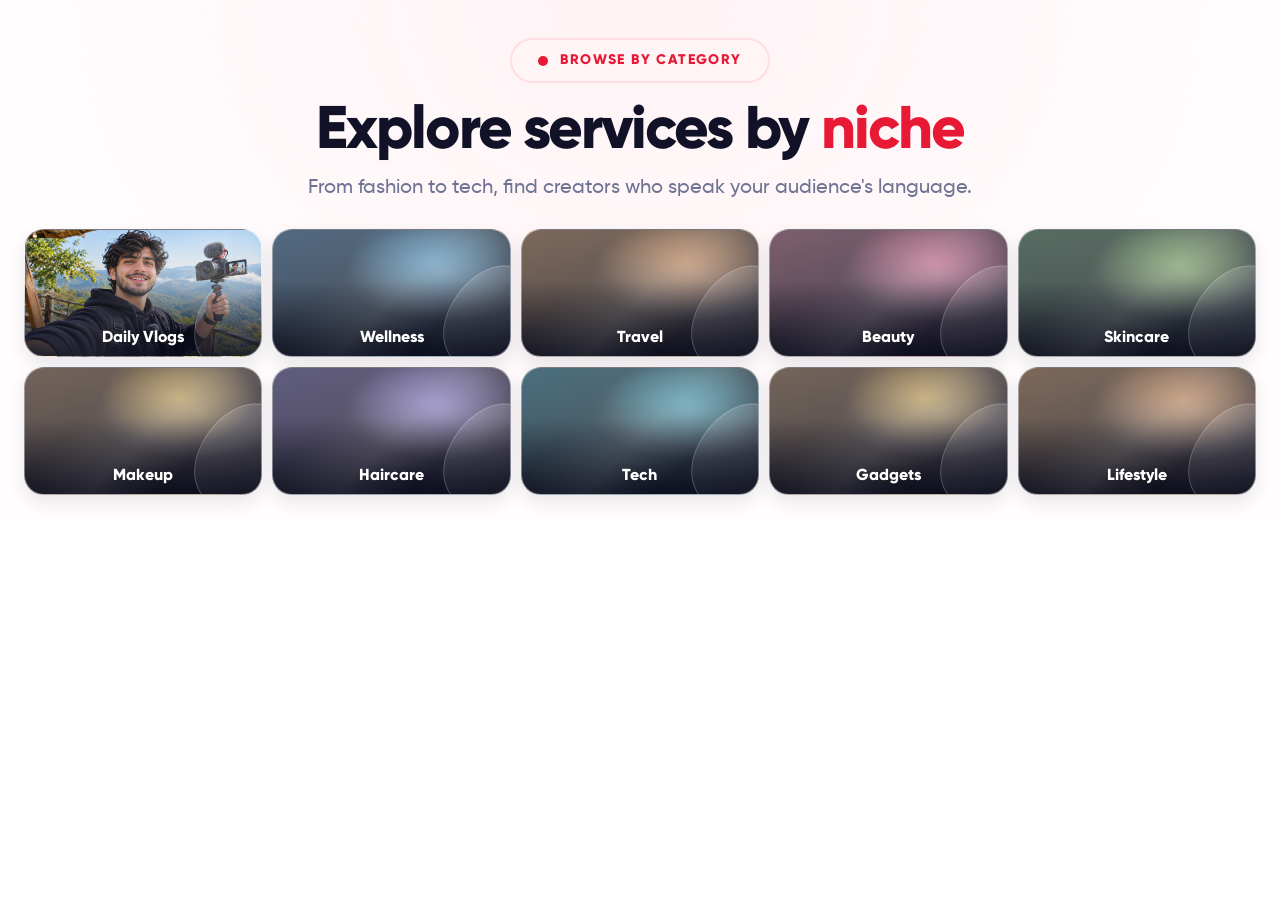
<file: Home/Browse_by_category/html & css files/catories.html>
<!doctype html>
<html lang="en">
  <head>
    <meta charset="UTF-8" />
    <meta name="viewport" content="width=device-width, initial-scale=1.0" />
    <title>Browse by Category</title>
    <link rel="stylesheet" href="../../Assets/Fonts/gilroy.css" />
    <link rel="stylesheet" href="catories.css" />
    <style>
      * { box-sizing: border-box; }
      body { min-height: 100vh; margin: 0; font-family: "Gilroy", ui-sans-serif, system-ui, sans-serif; }
    </style>
  </head>
  <body>
    <section class="category-section" aria-labelledby="category-title">
      <div class="category-eyebrow">Browse by category</div>
      <h2 id="category-title">Explore services by <span>niche</span></h2>
      <p>From fashion to tech, find creators who speak your audience's language.</p>
      <div class="category-grid" aria-label="Popular service categories">
        <a class="category-card category-daily-vlogs" href="#services"><span class="category-content"><span class="category-name">Daily Vlogs</span></span></a>
        <a class="category-card art-doctor" href="#services"><span class="category-content"><span class="category-name">Wellness</span></span></a>
        <a class="category-card art-moving" href="#services"><span class="category-content"><span class="category-name">Travel</span></span></a>
        <a class="category-card art-salon" href="#services"><span class="category-content"><span class="category-name">Beauty</span></span></a>
        <a class="category-card art-pest" href="#services"><span class="category-content"><span class="category-name">Skincare</span></span></a>
        <a class="category-card art-electrician" href="#services"><span class="category-content"><span class="category-name">Makeup</span></span></a>
        <a class="category-card art-tutor" href="#services"><span class="category-content"><span class="category-name">Haircare</span></span></a>
        <a class="category-card art-plumber" href="#services"><span class="category-content"><span class="category-name">Tech</span></span></a>
        <a class="category-card art-electrician" href="#services"><span class="category-content"><span class="category-name">Gadgets</span></span></a>
        <a class="category-card art-moving" href="#services"><span class="category-content"><span class="category-name">Lifestyle</span></span></a>
      </div>
    </section>
  </body>
</html>
</file>
<file: Home/Assets/Fonts/gilroy.css>
@font-face {
  font-family: "Gilroy";
  src: url("Gilroy-Light.otf") format("opentype");
  font-style: normal;
  font-weight: 300;
  font-display: swap;
}

@font-face {
  font-family: "Gilroy";
  src: url("Gilroy-Regular.ttf") format("truetype");
  font-style: normal;
  font-weight: 400;
  font-display: swap;
}

@font-face {
  font-family: "Gilroy";
  src: url("Gilroy-Medium.ttf") format("truetype");
  font-style: normal;
  font-weight: 500;
  font-display: swap;
}

@font-face {
  font-family: "Gilroy";
  src: url("Gilroy-ExtraBold.otf") format("opentype");
  font-style: normal;
  font-weight: 800;
  font-display: swap;
}
</file>
<file: Home/Browse_by_category/html & css files/catories.css>
.category-section {
  position: relative;
  z-index: 1;
  overflow: hidden;
  padding: clamp(28px, 3vw, 48px) 24px clamp(20px, 2vw, 32px);
  background:
    radial-gradient(ellipse at 50% 0%, rgba(255, 226, 233, 0.42), transparent 68%),
    #fffdfd;
  text-align: center;
}

.category-eyebrow {
  display: inline-flex;
  align-items: center;
  gap: 12px;
  margin-bottom: 16px;
  padding: 12px 26px;
  border: 2px solid #ffdde2;
  border-radius: 999px;
  background: #fff5f6;
  color: #e71935;
  font-family: "Gilroy", ui-sans-serif, system-ui, sans-serif;
  font-size: clamp(14px, 1vw, 26px);
  font-weight: 750;
  letter-spacing: 0.1em;
  line-height: 1.2;
  text-transform: uppercase;
}

.category-eyebrow::before {
  width: 10px;
  height: 10px;
  flex: 0 0 auto;
  border-radius: 50%;
  background: #e71935;
  content: "";
}

.category-section h2 {
  margin: 0;
  color: #111127;
  font-family: "Gilroy", ui-sans-serif, system-ui, sans-serif;
  font-size: clamp(36px, 4.7vw, 86px);
  font-weight: 800;
  letter-spacing: -0.035em;
  line-height: 0.98;
}

.category-section h2 span {
  color: #e71935;
}

.category-section p {
  margin: 16px auto 0;
  color: #6e7393;
  font-size: clamp(17px, 1.55vw, 38px);
  font-weight: 450;
  line-height: 1.45;
}

.category-grid {
  display: grid;
  grid-template-columns: repeat(5, minmax(0, 1fr));
  gap: clamp(10px, 0.8vw, 16px);
  width: min(100%, 1280px);
  margin: clamp(18px, 2vw, 28px) auto 0;
}

.category-card {
  position: relative;
  display: flex;
  overflow: hidden;
  min-width: 0;
  min-height: clamp(128px, 9vw, 160px);
  flex-direction: column;
  align-items: stretch;
  justify-content: flex-end;
  gap: 0;
  padding: 10px;
  border: 1px solid rgba(255, 255, 255, 0.44);
  border-radius: 20px;
  background: linear-gradient(180deg, rgba(15, 17, 35, 0.04) 6%, rgba(15, 17, 35, 0.12) 40%, rgba(10, 12, 27, 0.94) 100%), var(--category-bg);
  color: #fff;
  text-decoration: none;
  box-shadow: 0 8px 18px rgba(31, 26, 54, 0.1);
  isolation: isolate;
  transition: transform 180ms ease, box-shadow 180ms ease;
}

.category-card::before,
.category-card::after {
  position: absolute;
  z-index: -1;
  content: "";
  pointer-events: none;
}

.category-card::before {
  inset: 0;
  background: radial-gradient(ellipse at 72% 34%, rgba(255,255,255,.26), transparent 42%), linear-gradient(135deg, transparent 30%, rgba(255,255,255,.08) 52%, transparent 72%);
}

.category-card::after {
  top: 30px;
  right: -18px;
  width: 76px;
  height: 110px;
  border: 1px solid rgba(255,255,255,.2);
  border-radius: 60% 40% 55% 45%;
  background: linear-gradient(145deg, rgba(255,255,255,.18), rgba(255,255,255,0));
  transform: rotate(28deg);
}

.category-card:hover,
.category-card:focus-visible {
  transform: translateY(-3px);
  box-shadow: 0 12px 22px rgba(31, 26, 54, 0.18);
}

.category-card.is-featured {
  outline: 2px solid rgba(255,255,255,.4);
  outline-offset: -3px;
}

.category-art {
  display: grid;
  position: absolute;
  top: 10px;
  left: 10px;
  width: clamp(32px, 2.5vw, 42px);
  height: clamp(32px, 2.5vw, 42px);
  place-items: center;
  border: 1px solid rgba(255, 255, 255, 0.4);
  border-radius: 14px;
  background: linear-gradient(145deg, #ff344e, #c90c2d);
  box-shadow: 0 6px 16px rgba(228, 20, 54, 0.32), inset 0 1px 0 rgba(255,255,255,.38);
}

.category-art span {
  color: #fff;
  font-family: ui-sans-serif, system-ui, sans-serif;
  font-size: clamp(18px, 1.35vw, 24px);
  font-weight: 700;
  line-height: 1;
}

.art-ac { --category-bg: radial-gradient(ellipse at 68% 28%, rgba(120, 211, 244, .62), transparent 36%), linear-gradient(145deg, #556d83, #596e77 52%, #232a3d); }
.category-daily-vlogs { --category-bg: url("../Assets/daily_vlog.png") center / cover no-repeat; }
.art-electrician { --category-bg: radial-gradient(ellipse at 65% 24%, rgba(255, 207, 106, .62), transparent 36%), linear-gradient(145deg, #77675c, #665d59 50%, #282535); }
.art-plumber { --category-bg: radial-gradient(ellipse at 70% 28%, rgba(79, 195, 224, .62), transparent 36%), linear-gradient(145deg, #4c7180, #556a73 50%, #22283a); }
.art-salon { --category-bg: radial-gradient(ellipse at 70% 26%, rgba(255, 129, 174, .62), transparent 38%), linear-gradient(145deg, #80616e, #6c5967 52%, #2a2335); }
.art-doctor { --category-bg: radial-gradient(ellipse at 68% 26%, rgba(110, 194, 244, .66), transparent 38%), linear-gradient(145deg, #536c85, #586572 52%, #20283a); }
.art-moving { --category-bg: radial-gradient(ellipse at 70% 26%, rgba(255, 174, 111, .6), transparent 38%), linear-gradient(145deg, #806b5b, #6d625b 52%, #292638); }
.art-tutor { --category-bg: radial-gradient(ellipse at 68% 28%, rgba(169, 157, 255, .6), transparent 38%), linear-gradient(145deg, #625f82, #625c71 52%, #272638); }
.art-pest { --category-bg: radial-gradient(ellipse at 68% 28%, rgba(154, 211, 110, .58), transparent 38%), linear-gradient(145deg, #586f64, #5b6862 52%, #222a36); }

.category-content {
  display: flex;
  flex-direction: column;
  gap: 7px;
  width: 100%;
}

.category-name {
  color: #fff;
  font-size: clamp(16px, 1.25vw, 21px);
  font-weight: 600;
  line-height: 1.1;
  text-align: center;
  text-shadow: 0 2px 10px rgba(0,0,0,.28);
}

.category-actions {
  display: flex;
  align-items: center;
  justify-content: space-between;
  gap: 4px;
}

.category-cta {
  overflow: hidden;
  padding: 5px 7px;
  border: 1px solid rgba(255,255,255,.32);
  border-radius: 999px;
  background: rgba(255,255,255,.16);
  color: #fff;
  font-size: clamp(9px, .62vw, 11px);
  font-weight: 600;
  line-height: 1.1;
  text-overflow: ellipsis;
  white-space: nowrap;
  backdrop-filter: blur(8px);
}

.category-arrow {
  display: grid;
  width: clamp(26px, 1.9vw, 34px);
  height: clamp(26px, 1.9vw, 34px);
  flex: 0 0 auto;
  place-items: center;
  border-radius: 50%;
  background: #fff;
  color: #e71935;
  font-size: clamp(16px, 1.15vw, 21px);
  font-weight: 700;
  line-height: 1;
}

@media (max-width: 600px) {
  .category-section {
    padding: 38px 20px 44px;
  }

  .category-eyebrow {
    gap: 9px;
    margin-bottom: 14px;
    padding: 10px 17px;
    letter-spacing: 0.07em;
  }

  .category-section h2 {
    font-size: clamp(38px, 10vw, 58px);
  }

  .category-section p {
    margin-top: 12px;
  }

  .category-grid {
    grid-template-columns: repeat(2, minmax(0, 1fr));
    gap: 12px;
    width: 100%;
    margin-top: 24px;
  }

  .category-card {
    min-height: 148px;
    padding: 8px;
    border-radius: 18px;
  }

  .category-art {
    top: 8px;
    left: 8px;
    width: 30px;
    height: 30px;
    border-radius: 10px;
  }
  .category-name { font-size: 12px; }
  .category-cta { padding: 4px 5px; font-size: 8px; }
  .category-arrow { width: 24px; height: 24px; font-size: 15px; }
}

@media (max-width: 520px) {
  .category-grid {
    display: flex;
    overflow-x: auto;
    margin-right: -20px;
    padding: 2px 20px 12px 2px;
    scroll-snap-type: x mandatory;
  }

  .category-card {
    min-width: 140px;
    min-height: 136px;
    scroll-snap-align: start;
  }
}
</file>
